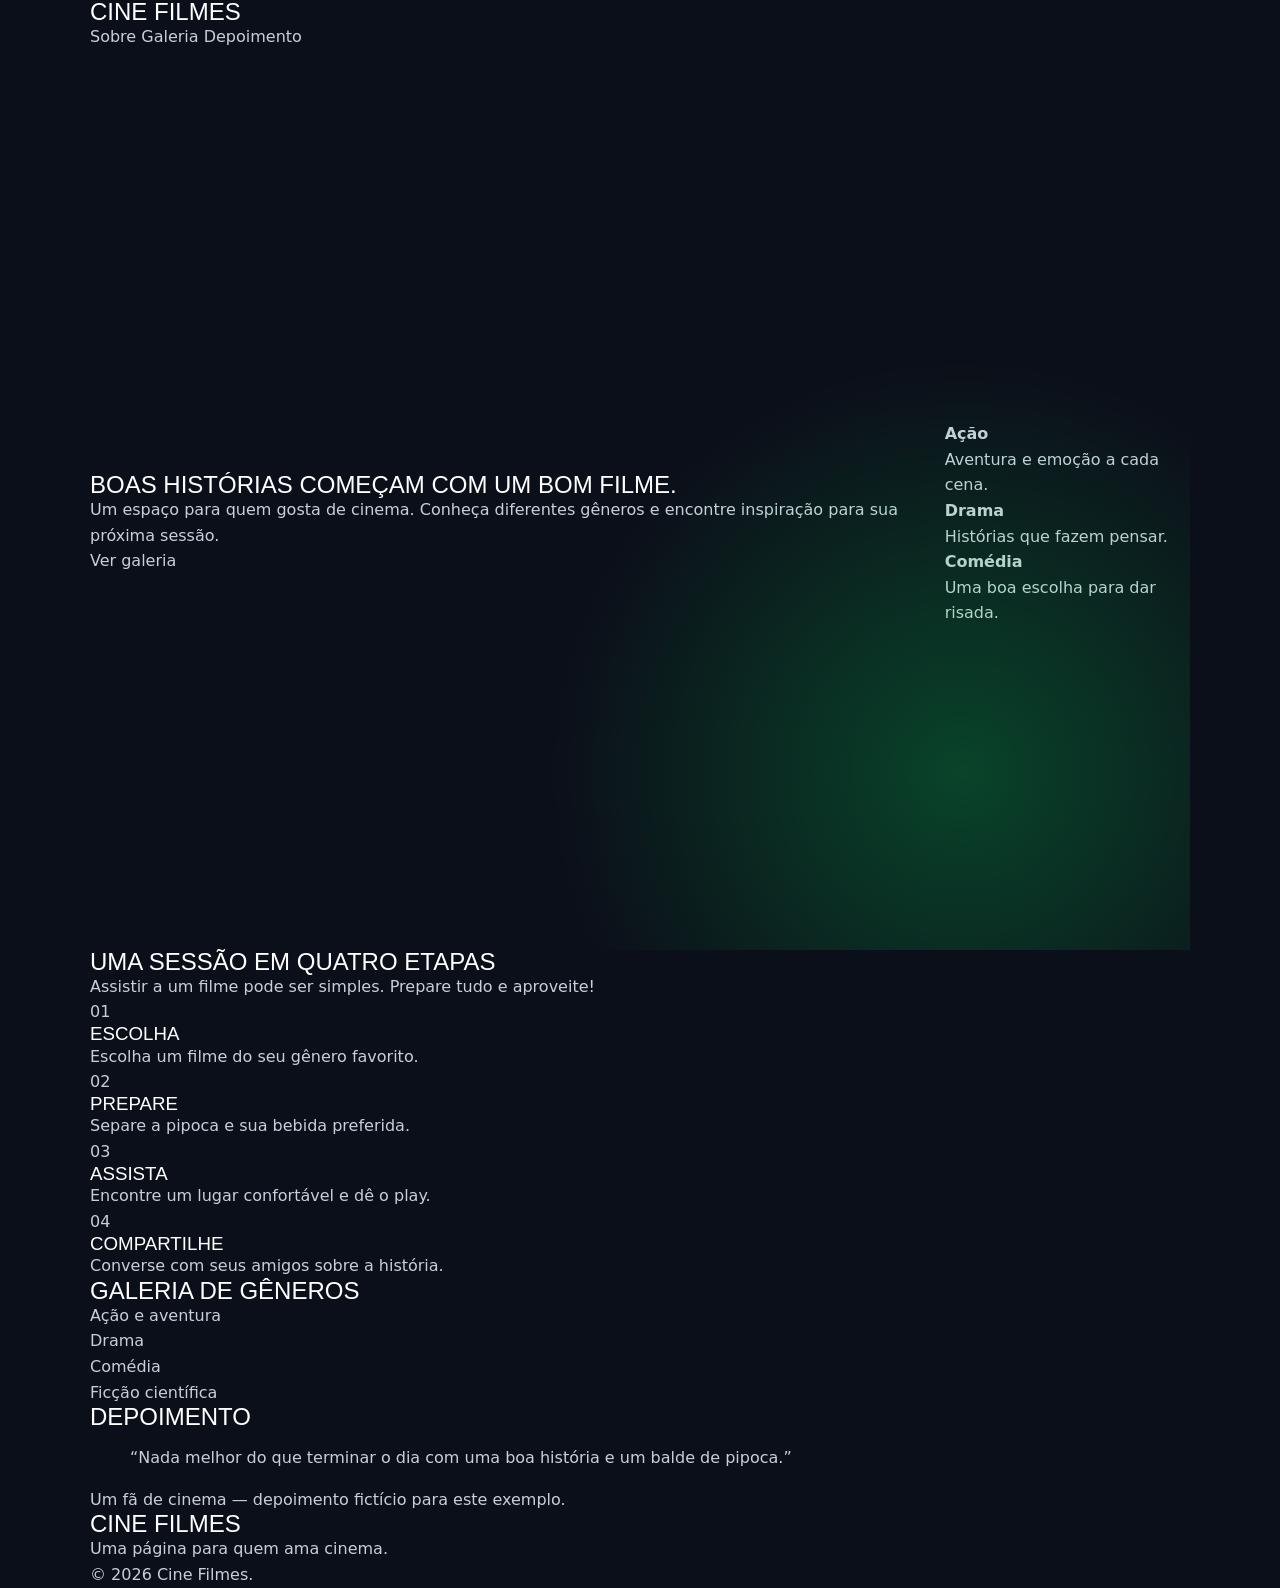
<file: index (1).html>
<!DOCTYPE html>
<html lang="pt-BR">
<head>
  <meta charset="UTF-8">
  <meta name="viewport" content="width=device-width, initial-scale=1.0">
  <title>Cine Filmes</title>
  <link href="https://fonts.googleapis.com/css2?family=Fraunces:wght@400;600;700&family=Work+Sans:wght@400;500;600&display=swap" rel="stylesheet">
  <link rel="stylesheet" href="style.css">
</head>
<body>
  <!-- Menu -->
  <header>
    <nav class="container">
      <h2>Cine <span>Filmes</span></h2>
      <div>
        <a href="#sobre">Sobre</a>
        <a href="#galeria">Galeria</a>
        <a href="#depoimento">Depoimento</a>
      </div>
    </nav>
  </header>

  <!-- Hero -->
  <main>
    <section class="hero container">
      <div>
        <h1>Boas histórias começam com um bom filme.</h1>
        <p>Um espaço para quem gosta de cinema. Conheça diferentes gêneros e encontre inspiração para sua próxima sessão.</p>
        <a class="botao" href="#galeria">Ver galeria</a>
      </div>
      <div class="generos">
        <p><strong>Ação</strong><br>Aventura e emoção a cada cena.</p>
        <p><strong>Drama</strong><br>Histórias que fazem pensar.</p>
        <p><strong>Comédia</strong><br>Uma boa escolha para dar risada.</p>
      </div>
    </section>

    <!-- Sobre: quatro etapas -->
    <section id="sobre" class="sobre">
      <div class="container">
        <h2>Uma sessão em quatro etapas</h2>
        <p>Assistir a um filme pode ser simples. Prepare tudo e aproveite!</p>
        <div class="etapas">
          <div><span>01</span><h3>Escolha</h3><p>Escolha um filme do seu gênero favorito.</p></div>
          <div><span>02</span><h3>Prepare</h3><p>Separe a pipoca e sua bebida preferida.</p></div>
          <div><span>03</span><h3>Assista</h3><p>Encontre um lugar confortável e dê o play.</p></div>
          <div><span>04</span><h3>Compartilhe</h3><p>Converse com seus amigos sobre a história.</p></div>
        </div>
      </div>
    </section>

    <!-- Galeria com grid -->
    <section id="galeria" class="container galeria">
      <h2>Galeria de gêneros</h2>
      <div class="grid">
        <div class="acao">Ação e aventura</div>
        <div>Drama</div>
        <div>Comédia</div>
        <div class="ficcao">Ficção científica</div>
      </div>
    </section>

    <!-- Depoimento ilustrativo -->
    <section id="depoimento" class="depoimento">
      <div class="container">
        <h2>Depoimento</h2>
        <blockquote>“Nada melhor do que terminar o dia com uma boa história e um balde de pipoca.”</blockquote>
        <p>Um fã de cinema — depoimento fictício para este exemplo.</p>
      </div>
    </section>
  </main>

  <footer>
    <div class="container">
      <h2>Cine Filmes</h2>
      <p>Uma página para quem ama cinema.</p>
      <p>&copy; 2026 Cine Filmes.</p>
    </div>
  </footer>
</body>
</html>
</file>
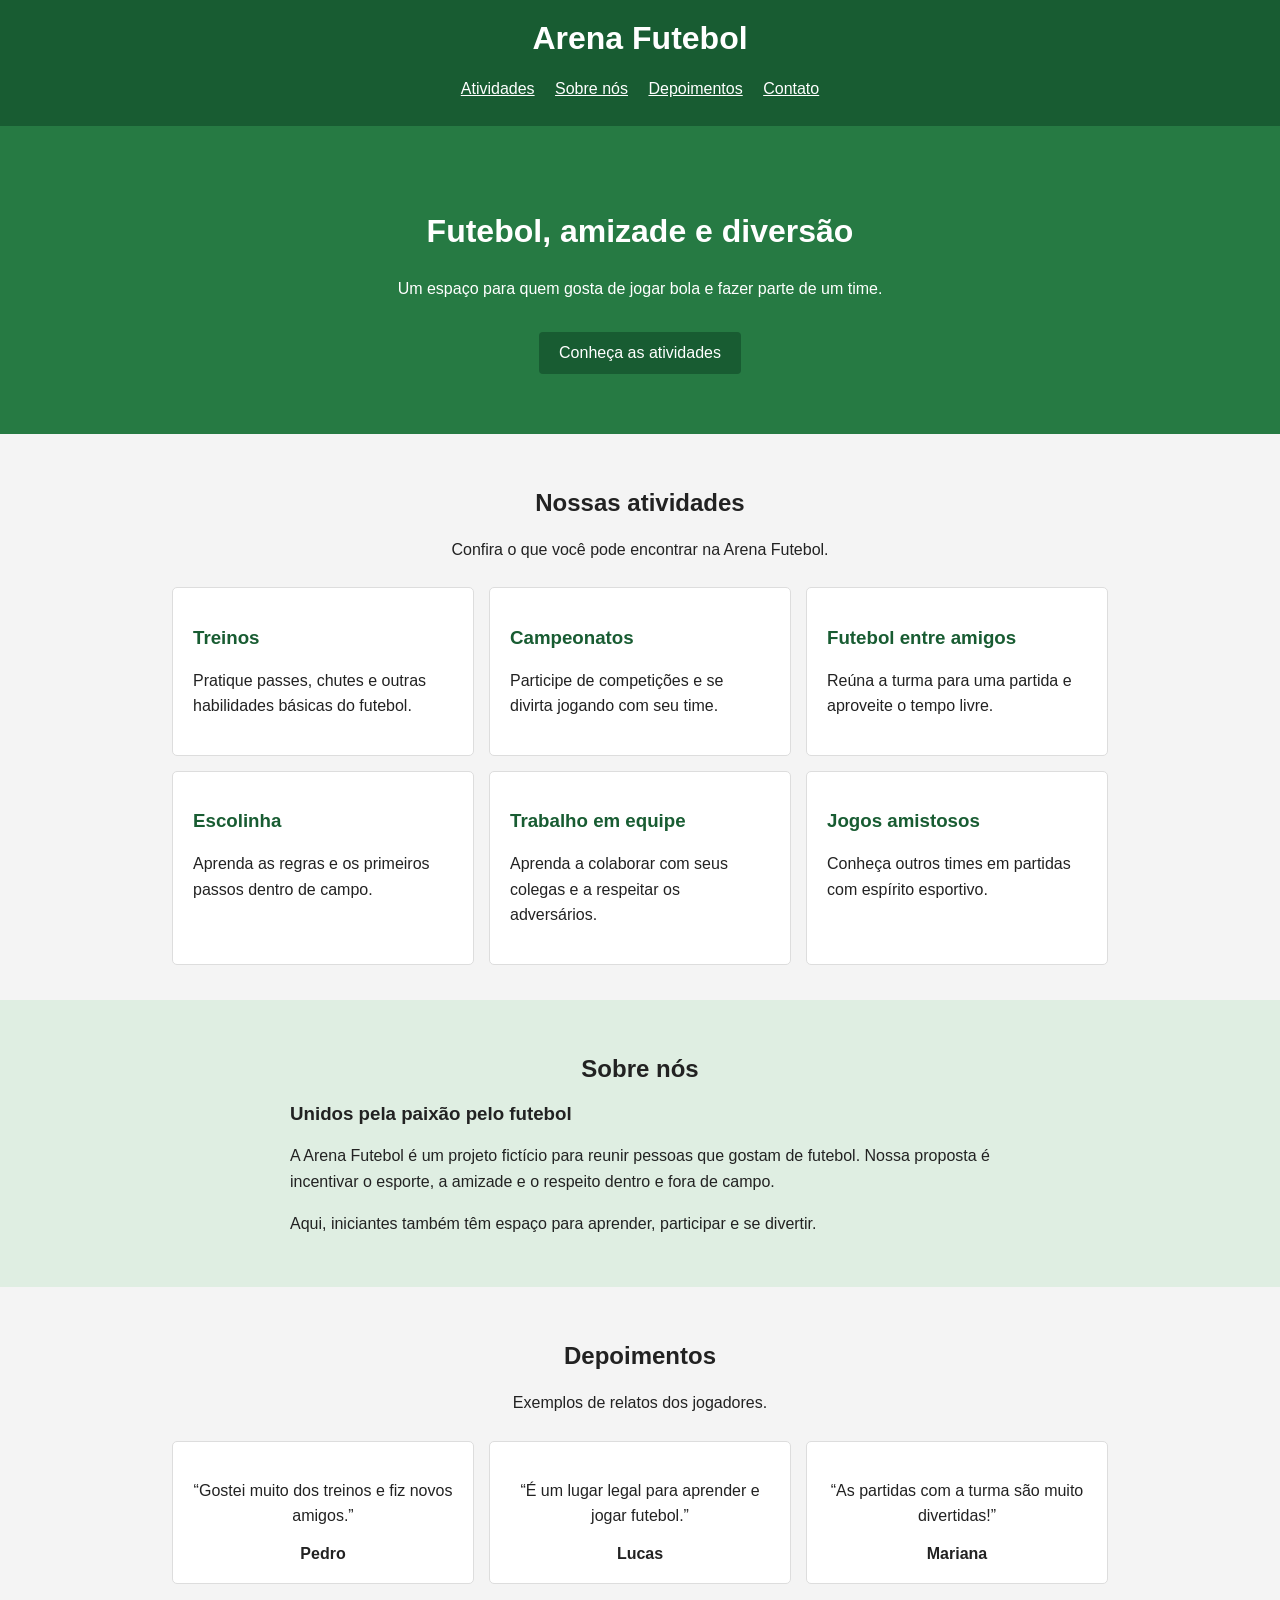
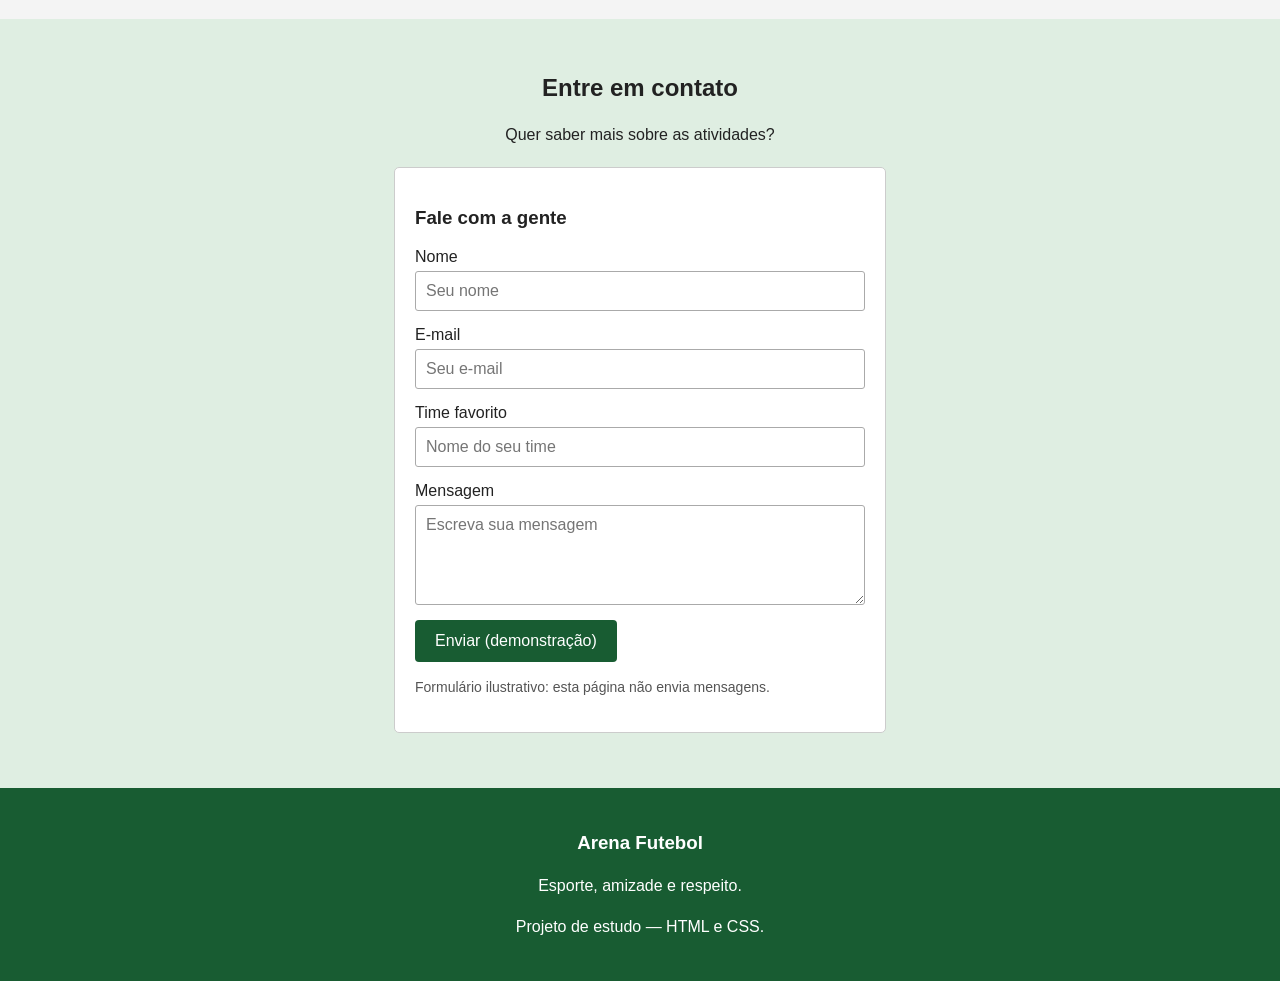
<file: index.html.html>
<html lang="pt-BR">
<head>
    <meta charset="UTF-8">
    <meta name="viewport" content="width=device-width, initial-scale=1.0">
    <title>Arena Futebol</title>
    <style>
        /* Estilos gerais da página */
        body {
            margin: 0;
            font-family: Arial, sans-serif;
            background-color: #f4f4f4;
            color: #222;
        }

        header {
            background-color: #185c32;
            color: white;
            padding: 20px;
            text-align: center;
        }

        header h1 { margin: 0 0 15px; }
        nav a { color: white; margin: 8px; display: inline-block; }

        /* Apresentação principal */
        .inicio {
            background-color: #267a43;
            color: white;
            text-align: center;
            padding: 60px 20px;
        }

        .inicio h2 { font-size: 32px; }
        .inicio p { margin-bottom: 30px; }

        .botao {
            display: inline-block;
            background-color: #185c32;
            color: white;
            padding: 12px 20px;
            text-decoration: none;
            border: 0;
            border-radius: 4px;
            font-size: 16px;
        }

        section { padding: 35px 20px; }
        section h2 { text-align: center; }
        .descricao { text-align: center; }
        .conteudo { max-width: 1000px; margin: auto; }

        /* Cards organizados em linhas */
        .cards {
            display: flex;
            flex-wrap: wrap;
            justify-content: center;
            gap: 15px;
            margin-top: 25px;
        }

        .card {
            background-color: white;
            border: 1px solid #ddd;
            border-radius: 5px;
            padding: 20px;
            width: 260px;
        }

        .card h3 { color: #185c32; }
        p { line-height: 1.6; }

        #sobre { background-color: #dfeee2; }
        .sobre-texto { max-width: 700px; margin: auto; }
        #depoimentos .card { text-align: center; }
        #contato { background-color: #dfeee2; }

        /* Formulário simples, sem envio de dados */
        form {
            max-width: 450px;
            margin: 20px auto;
            padding: 20px;
            background-color: white;
            border: 1px solid #ccc;
            border-radius: 5px;
        }

        label { display: block; margin-top: 15px; }
        input, textarea {
            box-sizing: border-box;
            width: 100%;
            padding: 10px;
            margin-top: 5px;
            border: 1px solid #aaa;
            border-radius: 3px;
            font: inherit;
        }

        textarea { height: 100px; }
        form .botao { margin-top: 15px; }
        .aviso { font-size: 14px; color: #555; }

        footer {
            background-color: #185c32;
            color: white;
            text-align: center;
            padding: 25px 20px;
        }
    </style>
</head>
<body>
    <!-- Nome e menu -->
    <header>
        <h1>Arena Futebol</h1>
        <nav aria-label="Menu principal">
            <a href="#atividades">Atividades</a>
            <a href="#sobre">Sobre nós</a>
            <a href="#depoimentos">Depoimentos</a>
            <a href="#contato">Contato</a>
        </nav>
    </header>

    <main>
        <section class="inicio">
            <h2>Futebol, amizade e diversão</h2>
            <p>Um espaço para quem gosta de jogar bola e fazer parte de um time.</p>
            <a class="botao" href="#atividades">Conheça as atividades</a>
        </section>

        <section id="atividades">
            <div class="conteudo">
                <h2>Nossas atividades</h2>
                <p class="descricao">Confira o que você pode encontrar na Arena Futebol.</p>
                <div class="cards">
                    <article class="card">
                        <h3>Treinos</h3>
                        <p>Pratique passes, chutes e outras habilidades básicas do futebol.</p>
                    </article>
                    <article class="card">
                        <h3>Campeonatos</h3>
                        <p>Participe de competições e se divirta jogando com seu time.</p>
                    </article>
                    <article class="card">
                        <h3>Futebol entre amigos</h3>
                        <p>Reúna a turma para uma partida e aproveite o tempo livre.</p>
                    </article>
                    <article class="card">
                        <h3>Escolinha</h3>
                        <p>Aprenda as regras e os primeiros passos dentro de campo.</p>
                    </article>
                    <article class="card">
                        <h3>Trabalho em equipe</h3>
                        <p>Aprenda a colaborar com seus colegas e a respeitar os adversários.</p>
                    </article>
                    <article class="card">
                        <h3>Jogos amistosos</h3>
                        <p>Conheça outros times em partidas com espírito esportivo.</p>
                    </article>
                </div>
            </div>
        </section>

        <section id="sobre">
            <div class="sobre-texto">
                <h2>Sobre nós</h2>
                <h3>Unidos pela paixão pelo futebol</h3>
                <p>A Arena Futebol é um projeto fictício para reunir pessoas que gostam de futebol. Nossa proposta é incentivar o esporte, a amizade e o respeito dentro e fora de campo.</p>
                <p>Aqui, iniciantes também têm espaço para aprender, participar e se divertir.</p>
            </div>
        </section>

        <section id="depoimentos">
            <div class="conteudo">
                <h2>Depoimentos</h2>
                <p class="descricao">Exemplos de relatos dos jogadores.</p>
                <div class="cards">
                    <article class="card">
                        <p>“Gostei muito dos treinos e fiz novos amigos.”</p>
                        <strong>Pedro</strong>
                    </article>
                    <article class="card">
                        <p>“É um lugar legal para aprender e jogar futebol.”</p>
                        <strong>Lucas</strong>
                    </article>
                    <article class="card">
                        <p>“As partidas com a turma são muito divertidas!”</p>
                        <strong>Mariana</strong>
                    </article>
                </div>
            </div>
        </section>

        <section id="contato">
            <h2>Entre em contato</h2>
            <p class="descricao">Quer saber mais sobre as atividades?</p>
            <form>
                <h3>Fale com a gente</h3>
                <label for="nome">Nome</label>
                <input id="nome" type="text" name="nome" placeholder="Seu nome">
                <label for="email">E-mail</label>
                <input id="email" type="email" name="email" placeholder="Seu e-mail">
                <label for="time">Time favorito</label>
                <input id="time" type="text" name="time" placeholder="Nome do seu time">
                <label for="mensagem">Mensagem</label>
                <textarea id="mensagem" name="mensagem" placeholder="Escreva sua mensagem"></textarea>
                <button class="botao" type="button" disabled>Enviar (demonstração)</button>
                <p class="aviso">Formulário ilustrativo: esta página não envia mensagens.</p>
            </form>
        </section>
    </main>

    <footer>
        <h3>Arena Futebol</h3>
        <p>Esporte, amizade e respeito.</p>
        <p>Projeto de estudo — HTML e CSS.</p>
    </footer>
</body>
</html>
</file>
<file: style.css>
/* ==========================================================================
   THE ULTIMATE STREET MATCH — style.css
   Abordagem: MOBILE-FIRST. O CSS base é para telas pequenas e as
   media queries (min-width) só ADICIONAM regras para telas maiores.

   Índice
   1. Variáveis (design tokens)
   2. Reset e base
   3. Utilitários
   4. Botões
   5. Cabeçalho e menu
   6. Hero e contador
   7. Faixa (ticker)
   8. Seções e cards
   9. Tabela de partidas
   10. Janela de regras
   11. Rodapé
   12. Telas maiores
   13. Movimento reduzido
   ========================================================================== */


/* 1. VARIÁVEIS ------------------------------------------------------------
   Todas as cores e medidas ficam aqui: mudar a identidade visual
   é editar este bloco, sem caçar valores pelo arquivo. */
:root {
  /* Paleta */
  --bg: #0B0F19;                          /* fundo quase preto */
  --lime: #00FF66;                        /* verde limão elétrico (destaque) */
  --white: #FFFFFF;
  --gray: #C9CFDA;                        /* cinza claro para textos de apoio */
  --surface: rgba(255, 255, 255, 0.05);   /* vidro: fundo translúcido dos cards */
  --line: rgba(255, 255, 255, 0.14);      /* borda sutil */

  /* Tipografia */
  --font-title: "Anton", "Arial Narrow", Impact, sans-serif;
  --font-body: "Inter", system-ui, -apple-system, "Segoe UI", sans-serif;

  /* Espaçamento e forma */
  --space: 1rem;
  --radius: 14px;
  --shadow-hard: 6px 6px 0 var(--lime);   /* sombra "dura": marca do estilo neo-brutalista */
  --header-h: 64px;
}


/* 2. RESET E BASE --------------------------------------------------------- */
*, *::before, *::after { box-sizing: border-box; }

html {
  scroll-behavior: smooth;                /* rolagem suave ao clicar nos links âncora */
  scroll-padding-top: var(--header-h);    /* evita o título ficar escondido atrás do menu fixo */
}

body {
  margin: 0;
  background: var(--bg);
  color: var(--gray);
  font-family: var(--font-body);
  font-size: 1rem;
  line-height: 1.6;
  -webkit-font-smoothing: antialiased;
}

h1, h2, h3 {
  margin: 0;
  color: var(--white);
  font-family: var(--font-title);
  font-weight: 400;                       /* Anton já é pesada; evita "negrito falso" */
  line-height: 1;
  text-transform: uppercase;
}

p { margin: 0; }
ul, ol { margin: 0; padding: 0; list-style: none; }
a { color: inherit; text-decoration: none; }
img, svg { display: block; max-width: 100%; }

/* Foco visível para quem usa teclado (acessibilidade) */
:focus-visible {
  outline: 3px solid var(--lime);
  outline-offset: 3px;
}


/* 3. UTILITÁRIOS ---------------------------------------------------------- */
.container {
  width: min(100% - 2rem, 1100px);        /* 1rem de margem de cada lado, máximo 1100px */
  margin-inline: auto;
}

/* Esconde visualmente, mas mantém para leitores de tela */
.visually-hidden {
  position: absolute;
  width: 1px; height: 1px;
  overflow: hidden;
  clip-path: inset(50%);
  white-space: nowrap;
}

.skip-link {
  position: absolute;
  left: 1rem; top: -4rem;
  z-index: 100;
  padding: 0.6rem 1rem;
  background: var(--lime);
  color: var(--bg);
  font-weight: 700;
}
.skip-link:focus { top: 1rem; }


/* 4. BOTÕES --------------------------------------------------------------- */
.btn {
  display: inline-flex;
  align-items: center;
  justify-content: center;
  padding: 0.95rem 1.8rem;
  border: 2px solid var(--lime);
  border-radius: 6px;
  font: 700 1rem/1 var(--font-body);
  letter-spacing: 0.02em;
  cursor: pointer;
  /* Só animamos transform e sombra: leve para o navegador */
  transition: transform 0.15s ease, box-shadow 0.15s ease, background 0.15s ease, color 0.15s ease;
}

.btn-primary {
  background: var(--lime);
  color: var(--bg);
  box-shadow: 4px 4px 0 var(--white);
}
/* Hover marcante: o botão "afunda" até encostar na sombra */
.btn-primary:hover,
.btn-primary:focus-visible {
  transform: translate(4px, 4px);
  box-shadow: 0 0 0 var(--white);
}

.btn-ghost {
  background: transparent;
  color: var(--lime);
}
.btn-ghost:hover {
  background: var(--lime);
  color: var(--bg);
}

.btn-small {
  padding: 0.6rem 1rem;
  font-size: 0.9rem;
  background: transparent;
  color: var(--lime);
}
.btn-small:hover { background: var(--lime); color: var(--bg); }
/* Estado depois de reservar (classe adicionada pelo JS) */
.btn-small.is-reserved {
  background: var(--lime);
  color: var(--bg);
}


/* 5. CABEÇALHO E MENU ----------------------------------------------------- */
.site-header {
  position: fixed;
  inset: 0 0 auto 0;
  z-index: 50;
  height: var(--header-h);
  background: rgba(11, 15, 25, 0.75);
  backdrop-filter: blur(12px);            /* glassmorphism leve */
  -webkit-backdrop-filter: blur(12px);
  border-bottom: 1px solid var(--line);
}

.header-inner {
  display: flex;
  align-items: center;
  justify-content: space-between;
  height: 100%;
}

.logo {
  font-family: var(--font-title);
  font-size: 1.4rem;
  letter-spacing: 0.04em;
  color: var(--white);
}
.logo-mark { color: var(--lime); }

/* Botão do menu mobile */
.menu-toggle {
  display: flex;
  align-items: center;
  gap: 0.6rem;
  padding: 0.5rem 0;
  background: none;
  border: 0;
  color: var(--white);
  font: 700 0.95rem var(--font-body);
  cursor: pointer;
}
/* As três barrinhas do hambúrguer feitas com uma barra + 2 pseudo-elementos */
.menu-toggle-bars,
.menu-toggle-bars::before {
  display: block;
  width: 22px; height: 2px;
  background: currentColor;
  transition: transform 0.2s ease;
}
.menu-toggle-bars { position: relative; box-shadow: 0 7px 0 currentColor; }
.menu-toggle-bars::before { content: ""; position: absolute; top: 14px; }
/* Quando aberto (aria-expanded="true"), vira um "X" */
.menu-toggle[aria-expanded="true"] .menu-toggle-bars { transform: translateY(7px) rotate(45deg); box-shadow: none; }
.menu-toggle[aria-expanded="true"] .menu-toggle-bars::before { transform: translateY(-14px) rotate(-90deg); top: 14px; }

/* Menu no mobile: painel que desce abaixo do cabeçalho */
.nav {
  position: absolute;
  top: var(--header-h);
  left: 0; right: 0;
  display: none;                          /* escondido até o JS adicionar .is-open */
  background: rgba(11, 15, 25, 0.96);
  border-bottom: 1px solid var(--line);
}
.nav.is-open { display: block; }

.nav-list a {
  display: block;
  padding: 1.1rem 1rem;
  border-top: 1px solid var(--line);
  color: var(--white);
  font-weight: 500;
}
.nav-list a:hover { color: var(--lime); }


/* 6. HERO E CONTADOR ------------------------------------------------------ */
.hero {
  position: relative;
  overflow: hidden;
  display: flex;
  align-items: center;
  min-height: 100svh;                     /* svh = altura real visível no celular (sem barra do navegador) */
  padding: calc(var(--header-h) + 2rem) 0 3rem;
}

/* Linhas de campo: círculo central + linha do meio, só com gradientes */
.hero-court {
  position: absolute;
  inset: 0;
  background:
    linear-gradient(var(--line), var(--line)) center / 2px 100% no-repeat,
    radial-gradient(circle at center, transparent 0 calc(min(40vw, 260px) - 2px), var(--line) calc(min(40vw, 260px) - 2px) min(40vw, 260px), transparent min(40vw, 260px));
  /* Brilho verde saindo do canto, para dar profundidade */
  mask-image: radial-gradient(ellipse at center, #000 30%, transparent 80%);
  -webkit-mask-image: radial-gradient(ellipse at center, #000 30%, transparent 80%);
}
.hero::after {
  content: "";
  position: absolute;
  right: -20%; bottom: -30%;
  width: 70vw; height: 70vw;
  background: radial-gradient(circle, rgba(0, 255, 102, 0.22), transparent 65%);
  pointer-events: none;
}

.hero-inner { position: relative; z-index: 1; }

/* O título é o elemento principal da página: grande, branco, com sombra dura verde */
.hero-title {
  max-width: 11ch;
  font-size: clamp(3.5rem, 17vw, 9.5rem);   /* clamp = mínimo, ideal (fluido), máximo */
  line-height: 0.92;
  text-shadow: 5px 5px 0 var(--lime);
}

.hero-sub {
  max-width: 34rem;
  margin-top: 1.5rem;
  font-size: 1.1rem;
  color: var(--gray);
}

.hero-actions {
  display: flex;
  flex-direction: column;                 /* empilhados no mobile */
  gap: 1rem;
  margin-top: 2rem;
}

/* Contador */
.countdown {
  display: inline-block;
  margin-top: 2.5rem;
  padding: 1rem 1.25rem;
  background: var(--surface);
  border: 1px solid var(--line);
  border-radius: var(--radius);
  backdrop-filter: blur(10px);
  -webkit-backdrop-filter: blur(10px);
}
.countdown-label { font-size: 0.9rem; }

.countdown-grid {
  display: flex;
  gap: 1.25rem;
  margin: 0.5rem 0 0;
}
.countdown-grid div { text-align: center; }
.countdown-grid dd {
  margin: 0;
  font: 400 2.4rem/1 var(--font-title);
  color: var(--lime);
  font-variant-numeric: tabular-nums;     /* números com largura fixa: o contador não "pula" */
}
.countdown-grid dt {
  order: 2;
  font-size: 0.8rem;
}
.countdown-grid div { display: flex; flex-direction: column; }


/* 7. FAIXA (TICKER) ------------------------------------------------------- */
.ticker {
  overflow: hidden;
  background: var(--lime);
  color: var(--bg);
  transform: rotate(-1.5deg) scale(1.05);   /* levemente torta: energia de cartaz de rua */
}
.ticker-track {
  display: flex;
  width: max-content;
  padding: 0.7rem 0;
  font: 400 1.5rem/1 var(--font-title);
  text-transform: uppercase;
  white-space: nowrap;
  animation: ticker 22s linear infinite;
}
.ticker-track span { padding-right: 1.5rem; }

/* O texto aparece duas vezes; andar -50% e reiniciar dá o efeito de loop infinito */
@keyframes ticker {
  to { transform: translateX(-50%); }
}


/* 8. SEÇÕES E CARDS ------------------------------------------------------- */
.section { padding: 5rem 0; }
.section-alt { background: rgba(255, 255, 255, 0.025); }

.section-title { font-size: clamp(2.2rem, 8vw, 4rem); }
.section-lead { margin-top: 0.75rem; max-width: 36rem; }

.cards {
  display: grid;
  grid-template-columns: 1fr;             /* 1 coluna no mobile */
  gap: 1.25rem;
  margin-top: 2.5rem;
}

.card {
  padding: 1.75rem;
  background: var(--surface);
  border: 1px solid var(--line);
  border-radius: var(--radius);
  backdrop-filter: blur(10px);            /* glassmorphism */
  -webkit-backdrop-filter: blur(10px);
  transition: transform 0.2s ease, box-shadow 0.2s ease, border-color 0.2s ease;
}
.card:hover {
  transform: translate(-4px, -4px);
  border-color: var(--lime);
  box-shadow: var(--shadow-hard);
}
.card h3 { margin-top: 1.25rem; font-size: 1.8rem; }
.card p { margin-top: 0.6rem; }

.card-icon {
  width: 44px; height: 44px;
  fill: none;
  stroke: var(--lime);
  stroke-width: 1.8;
  stroke-linecap: round;
  stroke-linejoin: round;
}


/* 9. TABELA DE PARTIDAS --------------------------------------------------- */
.table-wrap { margin-top: 2.5rem; }

.schedule {
  width: 100%;
  border-collapse: collapse;
}

/* Mobile: cada linha vira um card empilhado.
   O cabeçalho some (visualmente) e cada célula mostra o rótulo via data-label. */
.schedule thead {
  position: absolute;
  width: 1px; height: 1px;
  overflow: hidden;
  clip-path: inset(50%);
}
.schedule tr {
  display: block;
  margin-bottom: 1rem;
  padding: 0.75rem 1.25rem;
  background: var(--surface);
  border: 1px solid var(--line);
  border-radius: var(--radius);
}
.schedule td {
  display: flex;
  justify-content: space-between;
  gap: 1rem;
  padding: 0.55rem 0;
  color: var(--white);
  text-align: right;
}
.schedule td[data-label]::before {
  content: attr(data-label);              /* pega o texto do atributo HTML */
  color: var(--gray);
  text-align: left;
}
.schedule td:last-child { padding-top: 0.9rem; }
.schedule td:last-child .btn { width: 100%; }


/* 10. JANELA DE REGRAS ---------------------------------------------------- */
.dialog {
  width: min(100% - 2rem, 30rem);
  padding: 2rem;
  background: var(--bg);
  color: var(--gray);
  border: 2px solid var(--lime);
  border-radius: var(--radius);
  box-shadow: var(--shadow-hard);
}
.dialog::backdrop {
  background: rgba(0, 0, 0, 0.7);
  backdrop-filter: blur(4px);
}
.dialog h2 { font-size: 2rem; }

.rules {
  margin: 1.25rem 0 1.75rem;
  padding-left: 1.4rem;
  list-style: decimal;                    /* aqui a numeração faz sentido: são regras em ordem */
}
.rules li { padding: 0.3rem 0 0.3rem 0.3rem; }
.rules li::marker { color: var(--lime); font-weight: 700; }


/* 11. RODAPÉ -------------------------------------------------------------- */
.site-footer {
  padding: 3.5rem 0 2rem;
  border-top: 1px solid var(--line);
}
.footer-inner {
  display: grid;
  grid-template-columns: 1fr;
  gap: 2rem;
}
.footer-text { margin-top: 0.5rem; font-size: 0.9rem; }

.footer-heading {
  margin-bottom: 0.75rem;
  font: 700 1rem var(--font-body);
  text-transform: none;
  color: var(--white);
}
.footer-list li + li { margin-top: 0.5rem; }
.footer-list a:hover { color: var(--lime); }

.copyright {
  margin-top: 2.5rem;
  padding-top: 1.25rem;
  border-top: 1px solid var(--line);
  font-size: 0.85rem;
}


/* 12. TELAS MAIORES ------------------------------------------------------- */
/* Tablet em diante */
@media (min-width: 700px) {
  .hero-actions { flex-direction: row; }

  .cards { grid-template-columns: repeat(3, 1fr); }

  .footer-inner { grid-template-columns: 2fr 1fr 1fr; }
}

/* Desktop: menu horizontal e tabela de verdade */
@media (min-width: 900px) {
  .menu-toggle { display: none; }

  .nav {
    position: static;
    display: block;                       /* sempre visível */
    background: none;
    border: 0;
  }
  .nav-list { display: flex; gap: 2rem; }
  .nav-list a { padding: 0.5rem 0; border: 0; }

  .section { padding: 7rem 0; }

  /* Volta para o layout de tabela normal */
  .schedule thead {
    position: static;
    width: auto; height: auto;
    clip-path: none;
  }
  .schedule th {
    padding: 0 1rem 1rem;
    color: var(--gray);
    font-weight: 500;
    text-align: left;
  }
  .schedule tr { display: table-row; margin: 0; padding: 0; background: none; border: 0; border-radius: 0; }
  .schedule tbody tr { border-top: 1px solid var(--line); transition: background 0.15s ease; }
  .schedule tbody tr:hover { background: var(--surface); }
  .schedule td { display: table-cell; padding: 1.25rem 1rem; text-align: left; }
  .schedule td[data-label]::before { content: none; }
  .schedule td:last-child { padding-top: 1.25rem; text-align: right; }
  .schedule td:last-child .btn { width: auto; }
}


/* 13. MOVIMENTO REDUZIDO -------------------------------------------------- */
/* Respeita quem desativou animações no sistema (acessibilidade) */
@media (prefers-reduced-motion: reduce) {
  html { scroll-behavior: auto; }
  .ticker-track { animation: none; }
  .btn, .card { transition: none; }
}
</file>
